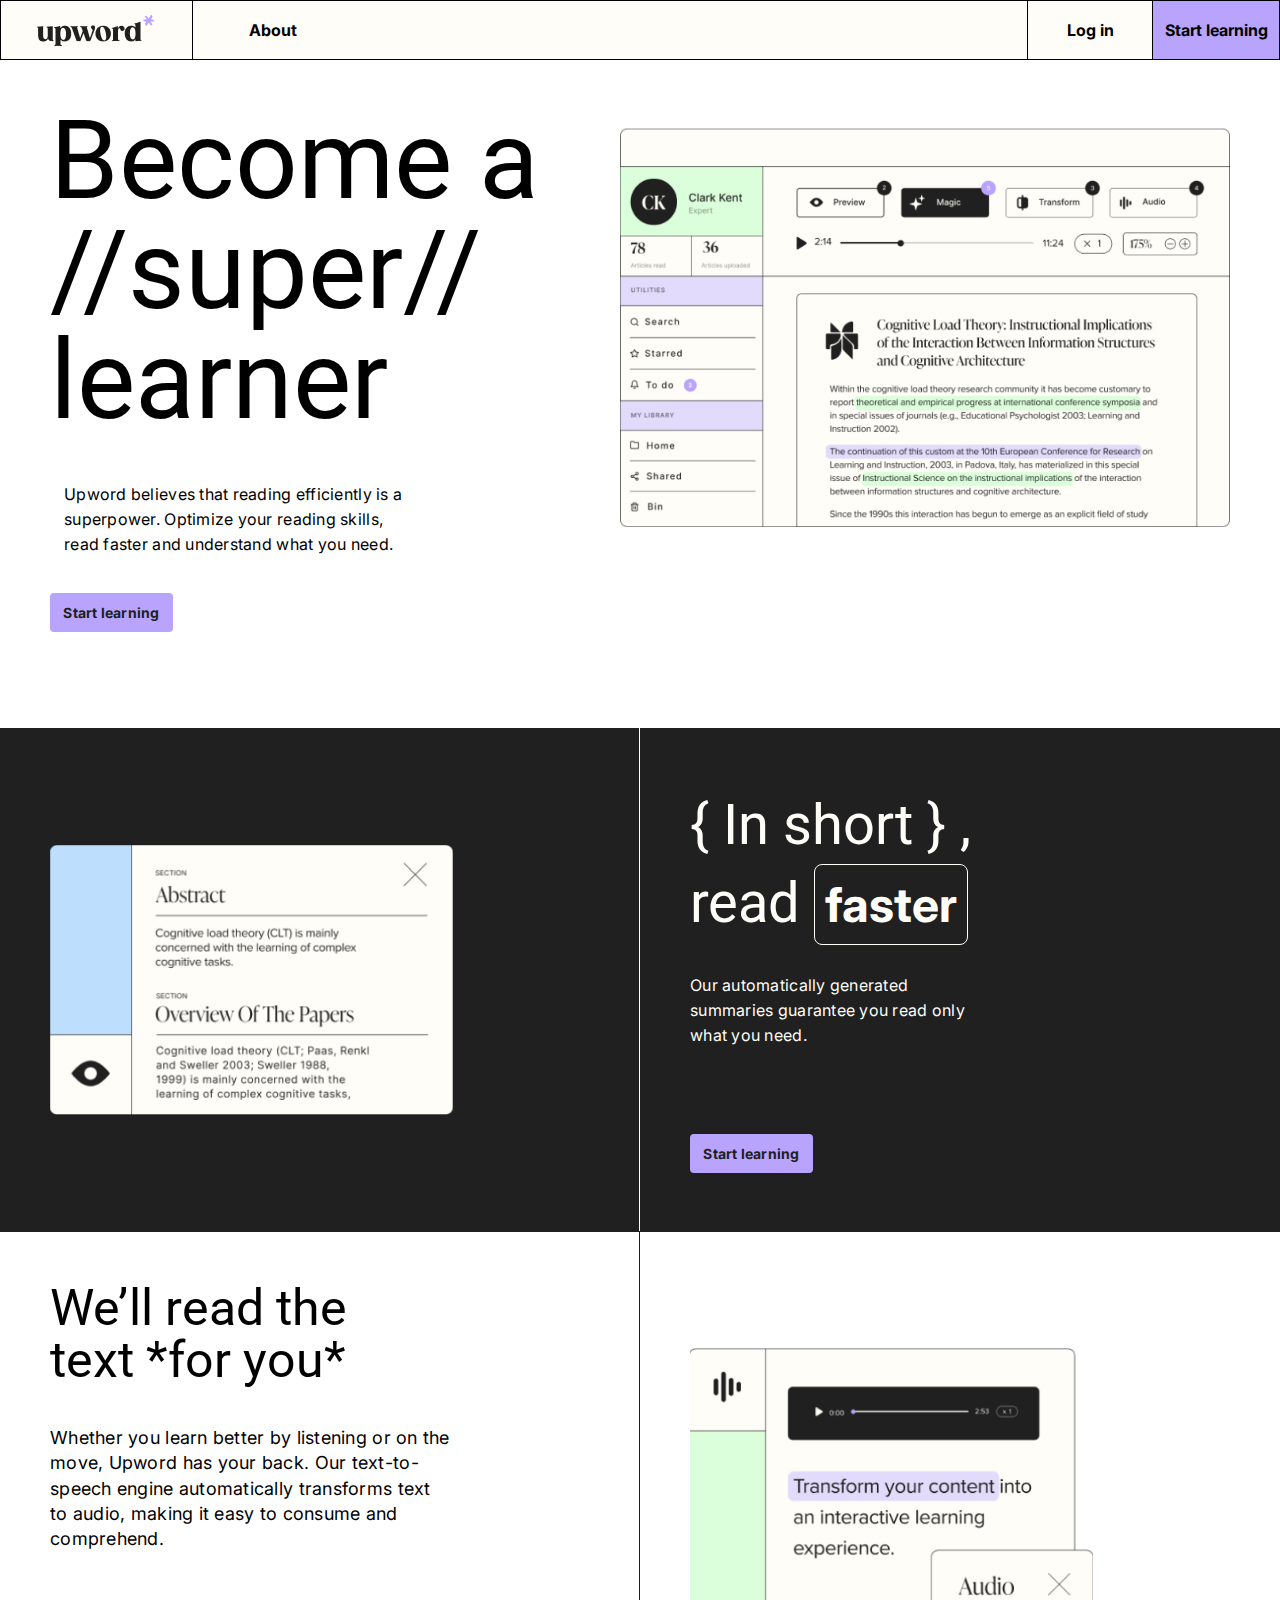
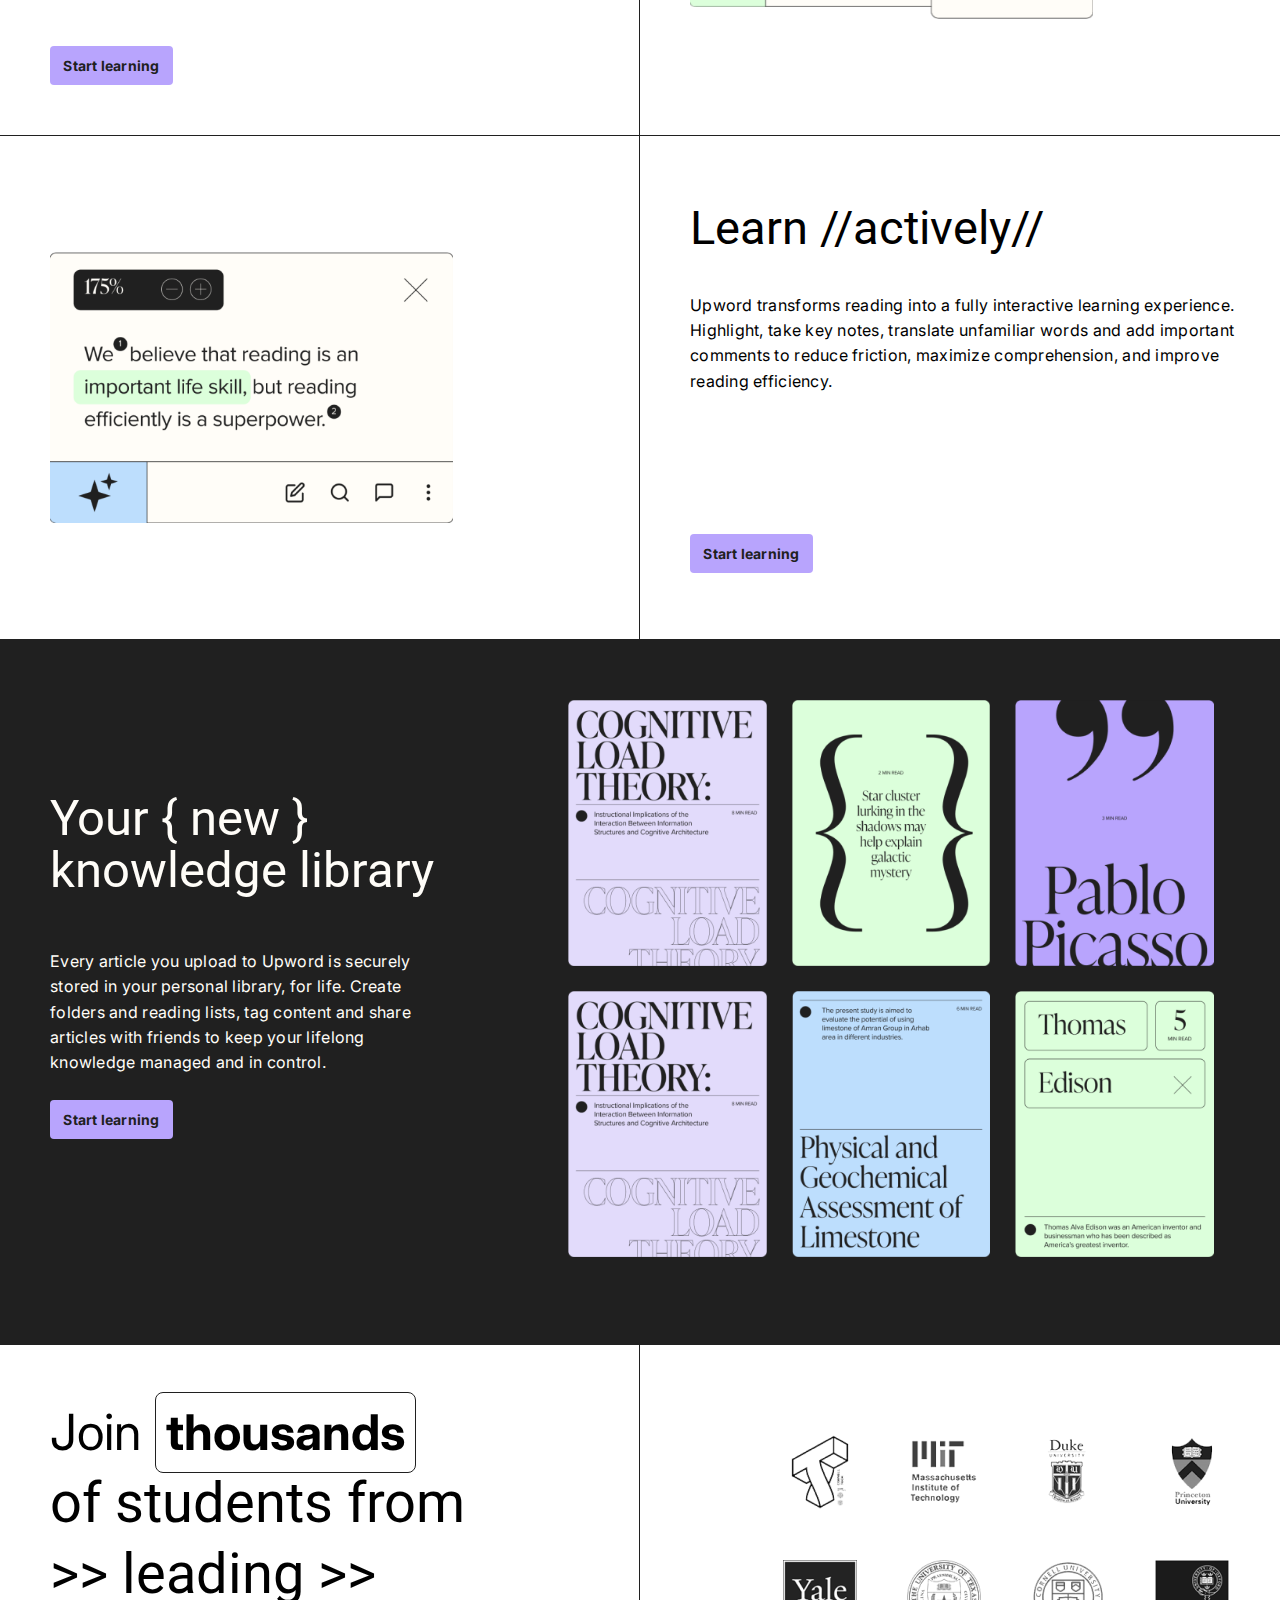
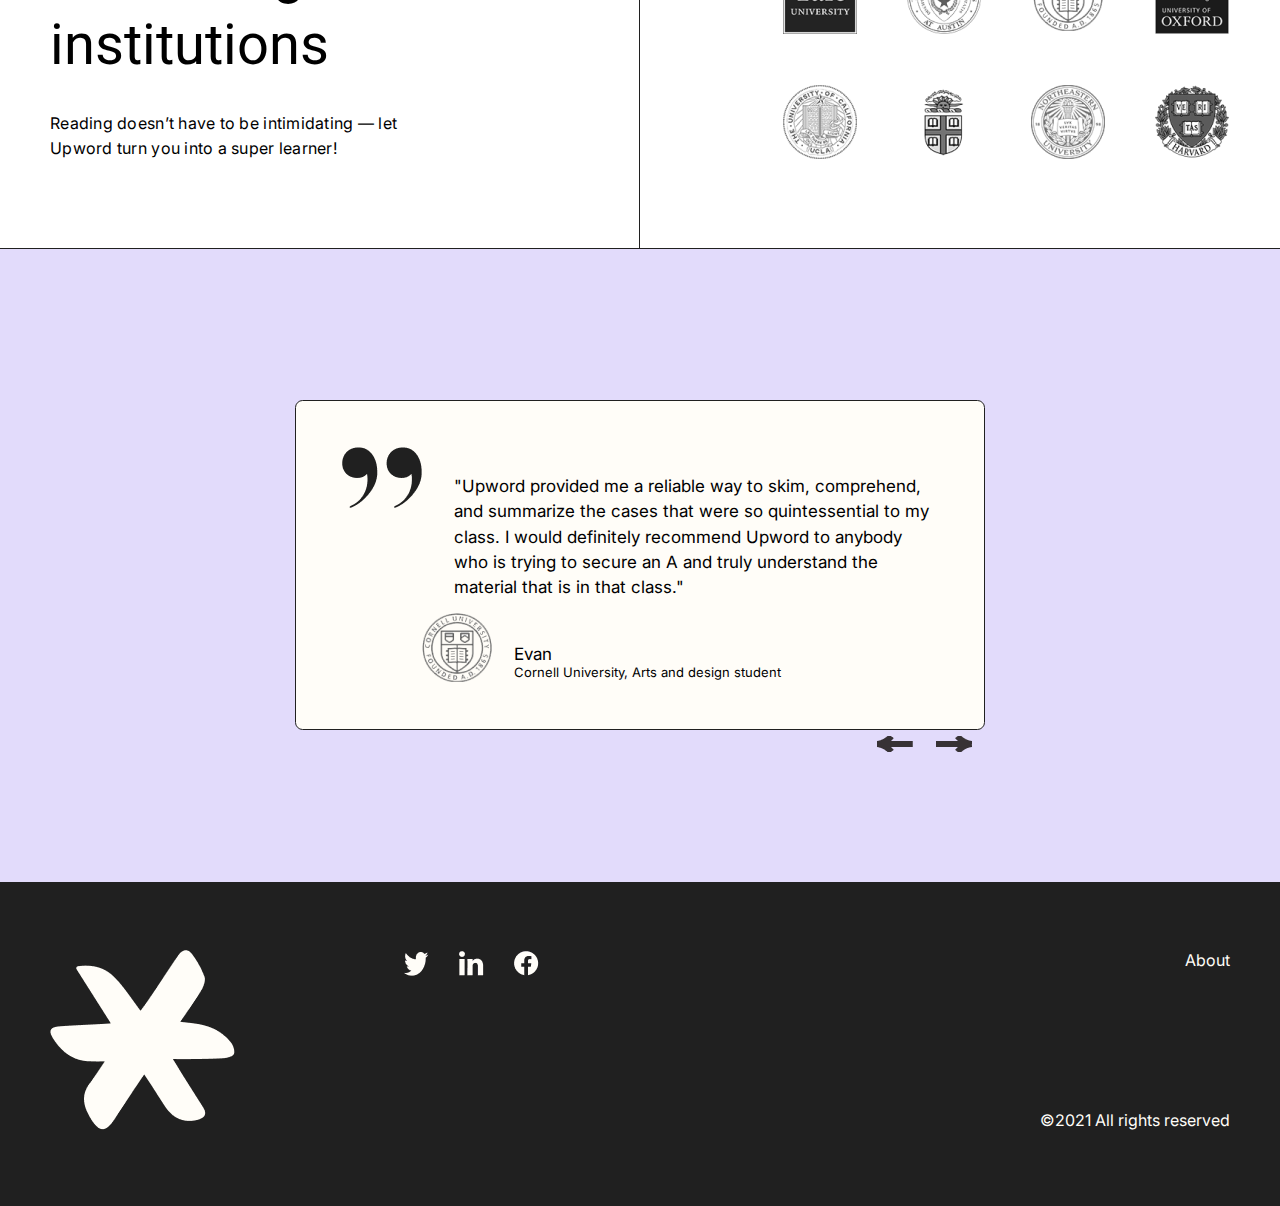
<file: labar78/7.2/index.html>
<!DOCTYPE html>
<html lang="en">
  <head>
    <!-- Мета-теги и подключение шрифтов -->
    <meta charset="UTF-8" />
    <meta name="viewport" content="width=device-width, initial-scale=1.0" />
    <title>Upword</title>
    <link rel="stylesheet" href="style.css" />

    <!-- Подключение необходимых шрифтов -->
    <link rel="preconnect" href="https://fonts.googleapis.com" />
    <link rel="preconnect" href="https://fonts.gstatic.com" crossorigin />
    <!-- Используем шрифт Roboto -->
    <link
      href="https://fonts.googleapis.com/css2?family=Roboto:wght@400;700&display=swap"
      rel="stylesheet"
    />
    <link
      href="https://fonts.googleapis.com/css2?family=Inter:wght@400&display=swap"
      rel="stylesheet"
    />
  </head>
  <body>
    <header>
      <div class="logo">
        <img src="assets/logo.png" alt="logo" />
      </div>
      <div class="header-about">
        <span class="bold"><a href="#">About</a></span>
      </div>
      <div class="header-buttons">
        <div class="login">
          <a href="#" class="block-link">
          <span class="bold">Log in</span>
          </a>
        </div>
        <div class="start">
          <a href="#" class="block-link">
          <span class="bold">Start learning</span>
          </a>
        </div>
      </div>
    </header>

    <div class="title-box">
      <div class="title-text-content">
        <h1 id="title-h1-text">Become a //super// learner</h1>
        <p>
          Upword believes that reading efficiently is a superpower. Optimize
          your reading skills, read faster and understand what you need.
        </p>
        <button
          title="Start learning"
          type="button"
          class="start-learning-button"
        >
          Start learning
        </button>
      </div>
      <div class="img-box">
        <img src="assets/picture1.png" alt="Main menu picture" />
      </div>
    </div>

    <main>
      <div class="content-box">
        <div class="sided-box-img">
          <img src="assets/picture2.png" alt="picture about selections" />
        </div>
        <div class="sided-box-text">
          <div class="text-content-box" style="width: 343px; height: 387.19px">
            <h2
              class="h2-content-box"
              style="font-size: 56px; line-height: 78.4px"
            >
              { In short } , read
              <span class="bold white-bordered-text">faster</span>
            </h2>
            <p style="font-size: 16px; margin-top: 28px">
              Our automatically generated summaries guarantee you read only what
              you need.
            </p>
            <button
              title="Start learning"
              type="button"
              class="start-learning-button"
            >
              Start learning
            </button>
          </div>
        </div>
      </div>

      <div class="content-box reversed">
        <div class="sided-box-img">
          <img
            src="assets/picture3.png"
            alt="Transform your content into an interactive learning experience"
          />
        </div>
        <div class="sided-box-text">
          <div class="text-content-box" style="width: 450px; height: 403px">
            <h2 class="h2-content-box" style="font-size: 50px; width: 297px">
              We’ll read the text *for you*
            </h2>
            <p style="font-size: 18px; margin-top: 39px">
              Whether you learn better by listening or on the move, Upword has
              your back. Our text-to-speech engine automatically transforms text
              to audio, making it easy to consume and comprehend.
            </p>
            <button
              title="Start learning"
              type="button"
              class="start-learning-button"
            >
              Start learning
            </button>
          </div>
        </div>
      </div>

      <div class="content-box">
        <div class="sided-box-img">
          <img
            src="assets/picture4.png"
            alt="We believe that reading is an important life skill, but reading efficiently is a superpower"
          />
        </div>
        <div class="sided-box-text">
          <div class="text-content-box" style="width: 620px; height: 371.19px">
            <h2 class="h2-content-box" style="font-size: 47px">
              Learn //actively//
            </h2>
            <p style="margin-top: 39px">
              Upword transforms reading into a fully interactive learning
              experience. Highlight, take key notes, translate unfamiliar words
              and add important comments to reduce friction, maximize
              comprehension, and improve reading efficiency.
            </p>
            <button
              title="Start learning"
              type="button"
              class="start-learning-button"
            >
              Start learning
            </button>
          </div>
        </div>
      </div>

      <div class="big-content-box">
        <div class="sided-box-text" style="width: 40%">
          <div class="text-content-box" style="width: 448px; height: 333px">
            <h2
              class="h2-content-box"
              style="font-size: 49px; position: relative; top: -13.27px"
            >
              Your { new } <br />
              knowledge library
            </h2>
            <p style="margin-top: 39px">
              Every article you upload to Upword is securely stored in your
              personal library, for life. Create folders and reading lists, tag
              content and share articles with friends to keep your lifelong
              knowledge managed and in control.
            </p>
            <button
              title="Start learning"
              type="button"
              class="start-learning-button"
            >
              Start learning
            </button>
          </div>
        </div>
        <div class="sided-box-gallery" style="width: 60%">
          <div class="gallery">
            <img src="assets/Rectangle.png" alt="" />
            <img src="assets/Rectangle-1.png" alt="" />
            <img src="assets/Rectangle-2.png" alt="" />
            <img src="assets/Rectangle-3.png" alt="" />
            <img src="assets/Rectangle-4.png" alt="" />
            <img src="assets/Rectangle-5.png" alt="" />
          </div>
        </div>
      </div>

      <div class="content-box reversed">
        <div class="sided-box-gallery">
          <div class="image-content-gallery">
            <img src="assets/Rectanglegallery2.png" alt="leading institution" />
            <img
              src="assets/Rectanglegallery2-1.png"
              alt="leading institution"
            />
            <img
              src="assets/Rectanglegallery2-2.png"
              alt="leading institution"
            />
            <img
              src="assets/Rectanglegallery2-3.png"
              alt="leading institution"
            />
            <img
              src="assets/Rectanglegallery2-4.png"
              alt="leading institution"
            />
            <img
              src="assets/Rectanglegallery2-5.png"
              alt="leading institution"
            />
            <img
              src="assets/Rectanglegallery2-6.png"
              alt="leading institution"
            />
            <img
              src="assets/Rectanglegallery2-7.png"
              alt="leading institution"
            />
            <img
              src="assets/Rectanglegallery2-8.png"
              alt="leading institution"
            />
            <img
              src="assets/Rectanglegallery2-9.png"
              alt="leading institution"
            />
            <img
              src="assets/Rectanglegallery2-10.png"
              alt="leading institution"
            />
            <img
              src="assets/Rectanglegallery2-11.png"
              alt="leading institution"
            />
          </div>
        </div>
        <div class="sided-box-text">
          <div class="text-content-box" style="width: 420px; height: 401px">
            <h2
              class="h2-content-box"
              style="font-size: 56px; line-height: 71.1px; width: 458px"
            >
              <span style="font-size: 50px">Join</span>
              <span class="bold black-bordered-text" style="font-size: 49px"
                >thousands</span
              >
              <br />
              of students from >> leading >> institutions
            </h2>
            <p style="margin-top: 30px">
              Reading doesn’t have to be intimidating — let Upword turn you into
              a super learner!
            </p>
          </div>
        </div>
      </div>

      <script src="https://code.jquery.com/jquery-3.6.0.min.js"></script>
      <script src="script.js" defer></script>

      <div class="main-slider-box">
        <!-- Слайды -->
        <div class="slider-box active">
          <img src="assets/Quotation.png" alt="Quotation" />
          <div class="slider-content">
            <p class="slider-text">
              "Upword provided me a reliable way to skim, comprehend, and
              summarize the cases that were so quintessential to my class. I
              would definitely recommend Upword to anybody who is trying to
              secure an A and truly understand the material that is in that
              class."
            </p>
            <div class="author-content-box">
              <img
                src="assets/Rectanglegallery2-6.png"
                alt="leading institution"
              />
              <div class="about-student-box">
                <p class="name">Evan</p>
                <p class="info">Cornell University, Arts and design student</p>
              </div>
            </div>
          </div>
        </div>

        <div class="slider-box">
          <img src="assets/Quotation.png" alt="Quotation" />
          <div class="slider-content">
            <p class="slider-text">
              "Another testimonial goes here. Share your positive experiences
              and feedback."
            </p>
            <div class="author-content-box">
              <img
                src="assets/Rectanglegallery2-6.png"
                alt="leading institution"
              />
              <div class="about-student-box">
                <p class="name">Anna</p>
                <p class="info">Harvard University, Computer Science student</p>
              </div>
            </div>
          </div>
        </div>

        <!-- Сюда ещё слайды -->

        <div class="buttons-box">
          <img src="assets/left_arrow.png" alt="left-arrow" id="left-arrow" />
          <img
            src="assets/right_arrow.png"
            alt="right-arrow"
            id="right-arrow"
          />
        </div>
      </div>
    </main>

    <footer>
      <div class="footer-content">
        <img src="assets/vector_logo.png" alt="logo" class="big-logo" />
        <div class="links-box">
          <div class="social-media">
            <div class="img-media-box">
              <img src="assets/twitter.png" alt="twitter" />
              <img src="assets/in.png" alt="in" />
              <img src="assets/facebook.png" alt="facebook" />
            </div>
            <p>About</p>
          </div>
          <p class="copyright">©2021 All rights reserved</p>
        </div>
      </div>
    </footer>
  </body>
</html>
</file>
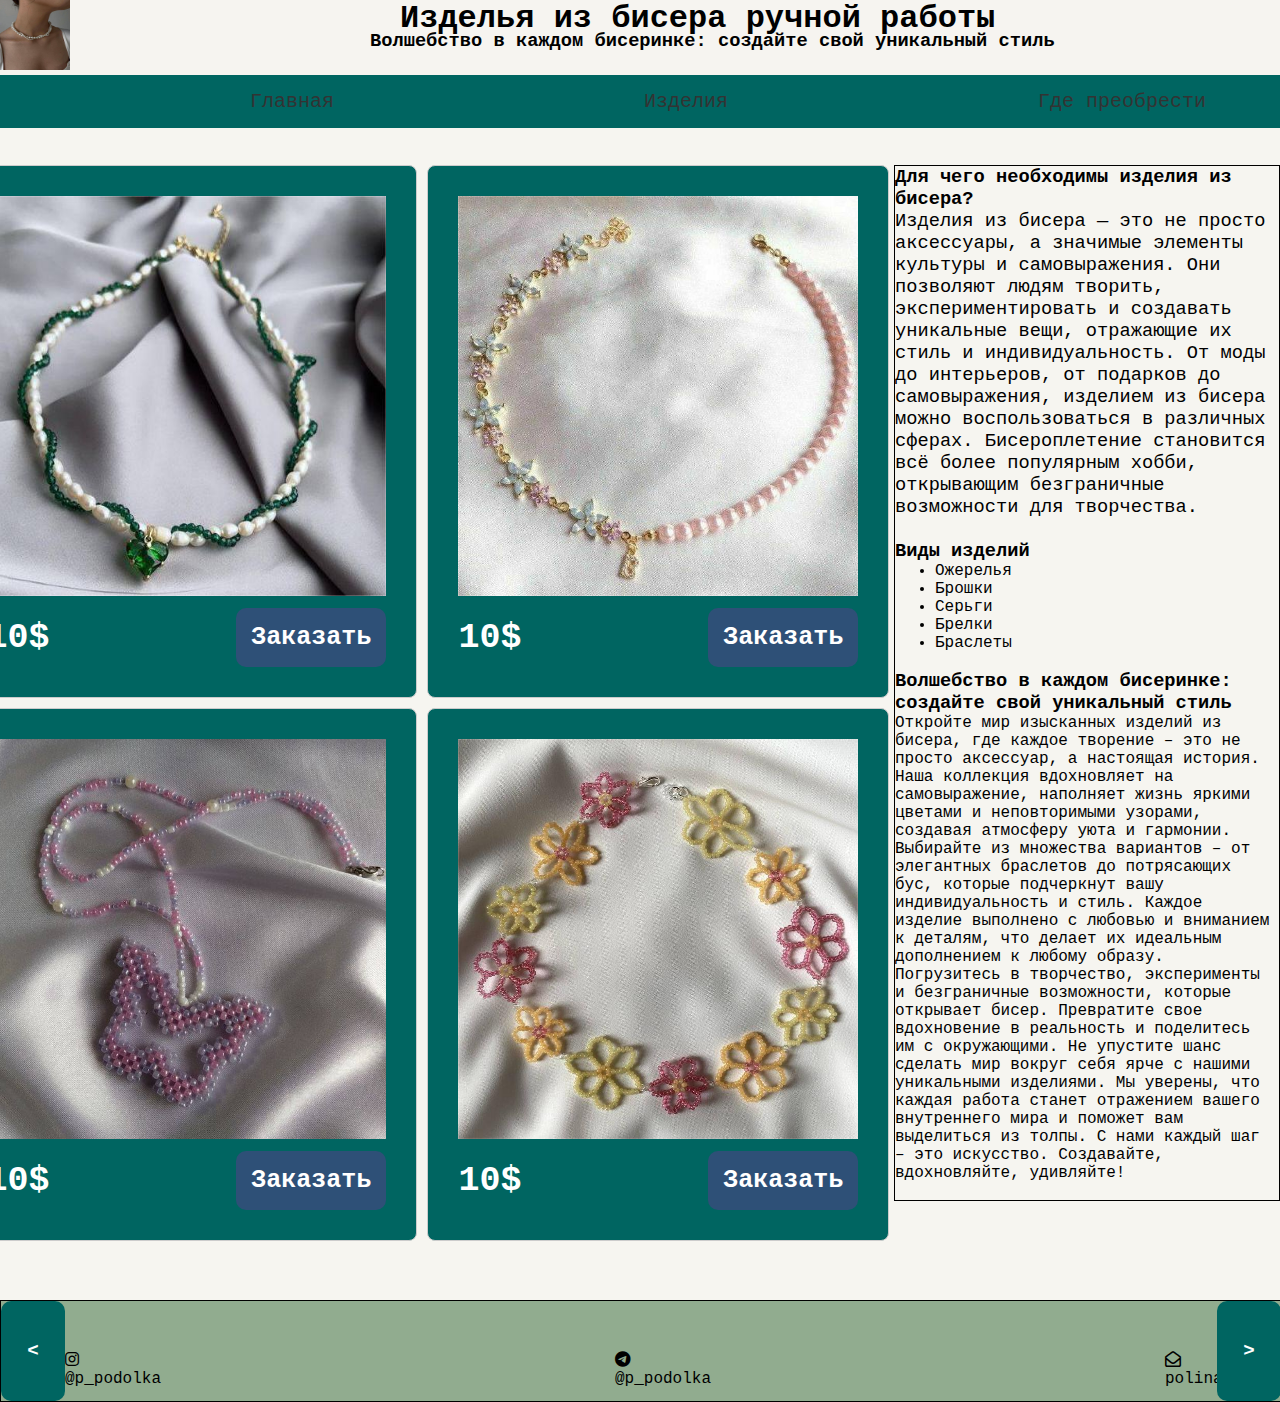
<file: labar78/7.1/Задание 1.html>
<!DOCTYPE html>
<html>
<head>
<meta charset="UTF-8">  
<title>Украшения из бисера</title>
<link rel="icon" href="icons8-кольца-и-серьги-100.png" type="image/x-icon">
<link rel="stylesheet" type="text/css" href="style.css">
<link rel="stylesheet" href="https://cdnjs.cloudflare.com/ajax/libs/font-awesome/6.0.0-beta3/css/all.min.css">
</head>
<body>
    <header >
        <div><img src="лого.jpg" height="70" width="70"></div>
        <h1>Изделья из бисера ручной работы</h1>
        <h3>Волшебство в каждом бисеринке: создайте свой уникальный стиль</h3>
        <nav>
            <ul class="nav">
                <div class="nav__flex">
                    <li><a class="nav_button" href="лого.jpg">Главная</a></li>
                    <li><a class="nav_button" href="#grid">Изделия</a></li>
                    <li><a class="nav_button" href="#slide">Где преобрести</a></li>
                </div>
            </ul>
        </nav>
    </header>
    <div class="grid">
        
        <div class="flex">
            <p>
                <img src="photo_1_2024-12-21_20-33-30.jpg" width="400px" height="400px" class="img">
            </p>
            <div class="line1">
                <div class="line1__price">10$</div>
                <div class="line1__btn">Заказать</div>
            </div>
        </div>


        <div class="flex">
            <p>
                <img src="photo_2024-12-21_20-58-32.jpg" width="400px" height="400px" class="img">
            </p>
            <div class="line1">
                <div class="line1__price">10$</div>
                <div class="line1__btn">Заказать</div>
            </div>
        </div>


        <div class="flex">
            <p>
                <img src="photo_3_2024-12-21_20-33-30.jpg" width="400px" height="400px" class="img">
            </p>
            <div class="line1">
                <div class="line1__price">10$</div>
                <div class="line1__btn">Заказать</div>
            </div>
        </div>

        <div class="flex">
            <p>
                <img src="photo_4_2024-12-21_20-33-30.jpg" width="400px" height="400px" class="img">
            </p>
            <div class="line1">
                <div class="line1__price">10$</div>
                <div class="line1__btn">Заказать</div>
            </div>
        </div>

    </div>
</div>
    <div id="sidebar">
        <h3>Для чего необходимы изделия из бисера?<h3>
            <p>Изделия из бисера — это не просто аксессуары, а значимые элементы культуры и самовыражения. Они позволяют людям творить, экспериментировать и создавать уникальные вещи, отражающие их стиль и индивидуальность. От моды до интерьеров, от подарков до самовыражения, изделием из бисера можно воспользоваться в различных сферах. Бисероплетение становится всё более популярным хобби, открывающим безграничные возможности для творчества.</p><br>
            <h3>Виды изделий</h3>
            <p><ul>
                <li>Ожерелья</li>
                <li>Брошки</li>
                <li>Серьги</li>
                <li>Брелки</li>
                <li>Браслеты</li>
            </ul></p><br>
        <h3>Волшебство в каждом бисеринке: создайте свой уникальный стиль</h3>
            <p>Откройте мир изысканных изделий из бисера, где каждое творение – это не просто аксессуар, а настоящая история. Наша коллекция вдохновляет на самовыражение, наполняет жизнь яркими цветами и неповторимыми узорами, создавая атмосферу уюта и гармонии.  
                Выбирайте из множества вариантов – от элегантных браслетов до потрясающих бус, которые подчеркнут вашу индивидуальность и стиль. Каждое изделие выполнено с любовью и вниманием к деталям, что делает их идеальным дополнением к любому образу.  
                Погрузитесь в творчество, эксперименты и безграничные возможности, которые открывает бисер. Превратите свое вдохновение в реальность и поделитесь им с окружающими. Не упустите шанс сделать мир вокруг себя ярче с нашими уникальными изделиями. Мы уверены, что каждая работа станет отражением вашего внутреннего мира и поможет вам выделиться из толпы.  
                С нами каждый шаг – это искусство. Создавайте, вдохновляйте, удивляйте!</p><br>
    </div> 
    <div id="slide" style="border: 1px solid black;
   width: 100%;
   height: 100px;
   display: grid;
   overflow: hidden;
   grid-template-columns: 5% 90% 5%;
   position: absolute;
   top: 1300px;">
    
    <button onclick="prev()"><p><</p></button>
       <div style="display:grid;
       grid-template-columns: 350px 350px 350px 350px;
       gap: 200px;" id="s">
           <div><i class="fa-brands fa-instagram"></i><p>@p_podolka</p></div>
           <div><i class="fa-brands fa-telegram"></i><p>@p_podolka</p></div>
           <div><i class="fa-regular fa-envelope-open"></i><p>polinapodolk@gmail.com</p></div>
           <div><i class="fa-solid fa-phone"></i><p>+375297232657</p></div>
           
       </div>
       <button onclick="next()"><p>></p></button>
   </div>
</body>


<script>
    let i=0;
    function next() {
        slide=document.getElementById('s');
        i+=400;
        slide.style.marginLeft = i + 'px';
        if (i>=1200) {
            i = -400;
        }
    }
    function prev() {
        slide=document.getElementById('s');
        i-=400;
        slide.style.marginLeft = i + 'px';
        if (i<=-1200) {
            i = -100;
        }
    }
</script>
</html>
</file>
<file: labar78/7.2/style.css>
/* Глобальные стили */
* {
    box-sizing: border-box;
    padding: 0;
    margin: 0;
    font-family: 'Inter', sans-serif;
}

.bold {
    font-weight: 700;
}

a{
    text-decoration: none;
    color: inherit;
}

.block-link {
    text-decoration: none;
    color: inherit;        
    display: flex;
    width: 100%;
    height: auto;
    justify-content: center;
}

body {
    width: 100%;
    overflow-x: hidden;
}

header {
    position: relative;
    display: flex;
    width: 100%;
    height: 60px;
    background-color: #FFFDF8;
    border: 1px solid black;
    align-items: center;
}

.header-about {
    display: flex;
    width: 160px;
    height: 100%;
    justify-content: center;
    align-items: center;
}

.header-buttons {
    margin-left: auto;
    display: flex;
    justify-content: space-between;
    position: relative;
    width: 252px;
    height: 60px;
    justify-self: right;
}

.login {
    display: flex;
    justify-content: center;
    align-items: center;
    width: 50%;
    height: 100%;
    border: 1px solid black;
    cursor: pointer;
}

.login:hover{
    background: #dcdad7;
}

.start {
    display: flex;
    width: 50%;
    justify-content: center;
    align-items: center;
    height: 100%;
    background: #B8A4FD;
    border-bottom: 1px solid black;
    border-top: 1px solid black;
    cursor: pointer;
}

.start:hover{
    background: #9685d4;
}

.logo {
    width: 15%;
    height: 100%;
    display: flex;
    align-items: center;
    justify-content: center;
    border-right: 1px solid black;
}

/* Стили для основного блока */
.title-box {
    position: relative;
    display: flex;
    width: calc(100% - 100px);
    margin: 68px auto 0 auto;
    height: 504.45px;
    margin-bottom: 95.55px;
    background: #FFFFFF;
}

.title-text-content {
    position: relative;
    display: flex;
    flex-direction: column;
    width: 520px;
    height: 100%;
    flex-wrap: nowrap;
}

#title-h1-text {
    width: 546px;
    height: auto;
    position: relative;
    top: -22px;
    font-size: 110px;
    line-height: 110px;
    font-family: "Roboto", sans-serif;
    font-weight: 400;
    font-style: normal;
}

.title-text-content p {
    position: relative;
    width: 353px;
    height: auto;
    font-size: 16px;
    letter-spacing: 0.27px;
    line-height: 25.2px;
    margin-left: 14px;
    margin-right: 153px;
    margin-top: 24px;
}

.start-learning-button {
    position: absolute;
    width: 123px;
    height: 39px;
    background: #B8A4FD;
    color: #202020;
    border-radius: 4px;
    border: none;
    font-size: 14px;
    letter-spacing: 0.24px;
    line-height: 29.4px;
    font-weight: 700;
    bottom: 0;
    cursor: pointer;
}
.start-learning-button:hover{
    background: #9685d4;
}

/* Стили для блока с изображением */
.img-box {
    padding-left: 50px;
}

.img-box img {
    width: 100%;
    max-width: 100%;
    height: auto;
}

.content-box {
    position: relative;
    display: flex;
    width: 100%;
    flex-wrap: wrap;
    align-items: center;
    height: 504px;
    border-bottom: 1px solid #202020;
}

.sided-box-img,
.sided-box-text,
.sided-box-gallery{
    display: flex;
    position: relative;
    flex-wrap: wrap;
    width: 50%;
    height: 100%;
    align-items: center;

}

.sided-box-img{
    border-right: 1px solid #202020;
}

.sided-box-img img {
    margin-left: 50px;
    width: 63%;
    height: auto;
}

.text-content-box {
    position: relative;
    display: flex;
    flex-direction: column;
    position: relative;
    padding-left: 50px;
    p{
        font-size: 16px;
        line-height: 25.2px;
        letter-spacing: 0.27px;
    }
}

.h2-content-box {
    position: relative;
    height: auto;
    font-family: "Roboto", sans-serif;
    font-weight: 400;
    font-style: normal;
    line-height: 52.1px;
    letter-spacing: 0;
}

.content-box:first-child{
    background-color: #202020;
    color: #FFFDF8;

    .sided-box-img{
        border-right: 1px solid #FFFDF8;
    }
}

.white-bordered-text{
    width: 131px;
    height: 79px;
    font-size: 48px;
    border: 1px solid #FFFDF8;
    border-radius: 8px;
    padding: 10px 10px;
}
.black-bordered-text{
    width: 131px;
    height: 79px;
    font-size: 48px;
    border: 1px solid #202020;
    border-radius: 8px;
    padding: 10px 10px;
}

.reversed{
    flex-direction: row-reverse;
    
    .text-content-box{
        margin-right: auto;
    }
    .sided-box-img {
        border-right: none;
    }
    .sided-box-text {
        border-right: 1px solid #202020;
    }
}

.big-content-box{
    position: relative;
    display: flex;
    width: 100%;
    height: 704.72px;
    background: #202020;
    color: #FFFDF8;
    padding-top: 60.27px;
    padding-bottom: 100px;
}

.gallery {
    position: relative;
    display: flex;
    flex-wrap: wrap;
    width: 712px;
    gap: 25px;
    margin-left: auto;
    padding-right: 50px;
}

.gallery img {
    max-width: 30%;
}

.image-content-gallery{
    position: relative;
    display: flex;
    flex-wrap: wrap;
    row-gap: 51px;
    column-gap: 50px;
    width: 449px;
    height: 322px;
    margin-left: 143px;
}



.main-slider-box {
    position: relative;
    display: flex;
    flex-direction: column;
    width: 100%;
    height: 633px;
    background-color: #E2DBFB;
    align-items: center;
    justify-content: center;
    overflow: hidden;
}

.slider-box {
    position: absolute;
    width: 690px;
    height: 330px;
    background-color: #FFFDF8;
    border: 1px solid #202020;
    border-radius: 7.6px;
    padding: 46px;
    display: none; /* Скрываем все слайды по умолчанию */
    transition: opacity 0.5s ease-in-out;
    opacity: 0;
}

.slider-box.active {
    display: block;
    opacity: 1;
}

.slider-content {
    position: absolute;
    display: flex;
    flex-direction: column;
    width: 518px;
    height: 238px;
    top: 46px;
    right: 46px;
}

.slider-text{
    font-size: 17px;
    line-height: 25.2px;
    margin-top: 27px;
    margin-right: 6px;
    margin-left: 34px;
}

.author-content-box {
    display: flex;
    align-items: flex-end;
    margin-top: auto;
}

.about-student-box{
    display: flex;
    flex-direction: column;
    height: 41px;
    margin-left: 20px;
}

.name {
    font-size: 17px;
    width: max-content;
    margin: 0;
}

.info {
    font-size: 13px;
    width: max-content;
    margin: 0;
}

.buttons-box {
    position: relative;
    margin-top: 398px;
    bottom: 20px; 
    display: flex;
    width: 690px; 
    justify-content: flex-end; 
    gap: 23px; 
    margin-right: 27px; 
}

.buttons-box img {
    cursor: pointer;
}

footer{
    width: 100%;
    height: 324px;
    background-color: #202020;
    padding: 68px 50px 76px 50px;
    color: #FFFDF8;
}

.footer-content{
    position: relative;
    display: flex;
    width: 100%;
    height: 100%;
}

.links-box{
    position: relative;
    display: flex;
    flex-direction: column;
    width: 70%;
    margin-left: auto;
}

.img-media-box{
    position: relative;
    display: flex;
    gap: 28.8px;
    width: max-content;
}

.social-media{
    display: flex;
    width: 100%;
    height: auto;
    p{
        position: absolute;
        right: 0;
    }
}

.copyright{
    position: absolute;
    width: auto;
    right: 0;
    bottom: 0;
}
</file>
<file: labar78/7.1/style.css>
* {
    margin: 0;/*верхняя штучка*/
    padding: 0;
    font-family: 'Courier New', Courier, monospace;
}
body{
    background-color: #F6F5F0;
}
header {
    background-color: #f6F4F0;
    height: 120px;
    top: 0;
    position: fixed;
    width: 100%;
    z-index: 10;
} 
.nav_button{
    background-color: #006561;
    color: #333;
    text-decoration: none;
    
  }
  .nav_button:hover{
    background-color: #ccc;
  }
  .nav_button:active{
    background-color: #2E5077;
    color: #fff;
  }
nav {
    background-color:#006561;
}
    nav a { /*кнопки навигации (ссылки)*/
        margin: 5px 50px;
        padding: 10px;
        padding-left: 200px;
        color:#ffffff;
        font-size: 20px;
        text-align: center;
        text-decoration: none;
        display: block;
    }
.nav { /*разделяем на флексы и убираем точки*/
    display: flex;
    list-style: none;
    justify-content: space-between;
}
.nav__flex {
    display: inline-flex;
}
.grid {
    position: absolute;
    top: 165px;
    margin-left: 8%;
    display: grid;
    grid-template-columns: repeat(2, 1fr);
    gap: 10px;
    width: 50%;
/*    max-width: 800px;*/
    box-sizing: border-box;
    justify-content: center;
}

.flex {
    background-color: #006561;
    color: #ffffff;
    text-align: center;
    font-size: 10px;
    padding: 30px;
    font-size: 40px;
    border: 1px solid #ccc;
    border-radius: 8px;

} 
.line1 {
    display: inline-flex;
    justify-content: space-between;
    align-items: center;
    width: 400px;
} 
.line1__price {
    font-size: 35px;
    font-weight: 900;
}  
.line1__btn {
    padding: 15px;
    border-radius: 10px;
    font-size: 25px;
    font-weight: 900;
    background-color: #2E5077;
    cursor: pointer;
    transition-duration: 0.3s;
}  
.line1__btn:hover{
    background-color: #ccc;
  }
.line1__btn:active{
    background-color: #2E5077;
    color: #fff;
  }
.content{
    overflow-wrap: normal;
}
#sidebar{
    border: 1px solid black;
    height: auto;
    width: 30%;
    position:absolute ;
    right: 0;
    top: 165px;
}
header h1 {
    position: absolute;
    top: 0px;
    left: 400px;
}
header h3{
    position: absolute;
    top: 30px;
    left: 370px;
}
#sidebar p{
    font-family: 'Courier New', Courier, monospace;
    font-weight: 300;
}
#sidebar li {
    font-family: 'Courier New', Courier, monospace;
    font-weight: 300;  
}
#sidebar ul{
    margin-left: 40px;
}
#slide {
    background-color: #91AC8F;
}
#slide button {
    border: none;
    background-color: #006561;
    color: #ffffff;
    font-family: 'Segoe UI', Tahoma, Geneva, Verdana, sans-serif;
    font-size: larger;
    font-weight: 700;
    border-radius: 10px;
    z-index: 1 ;

}
#s {
    margin-top: 50px;
}
</file>
